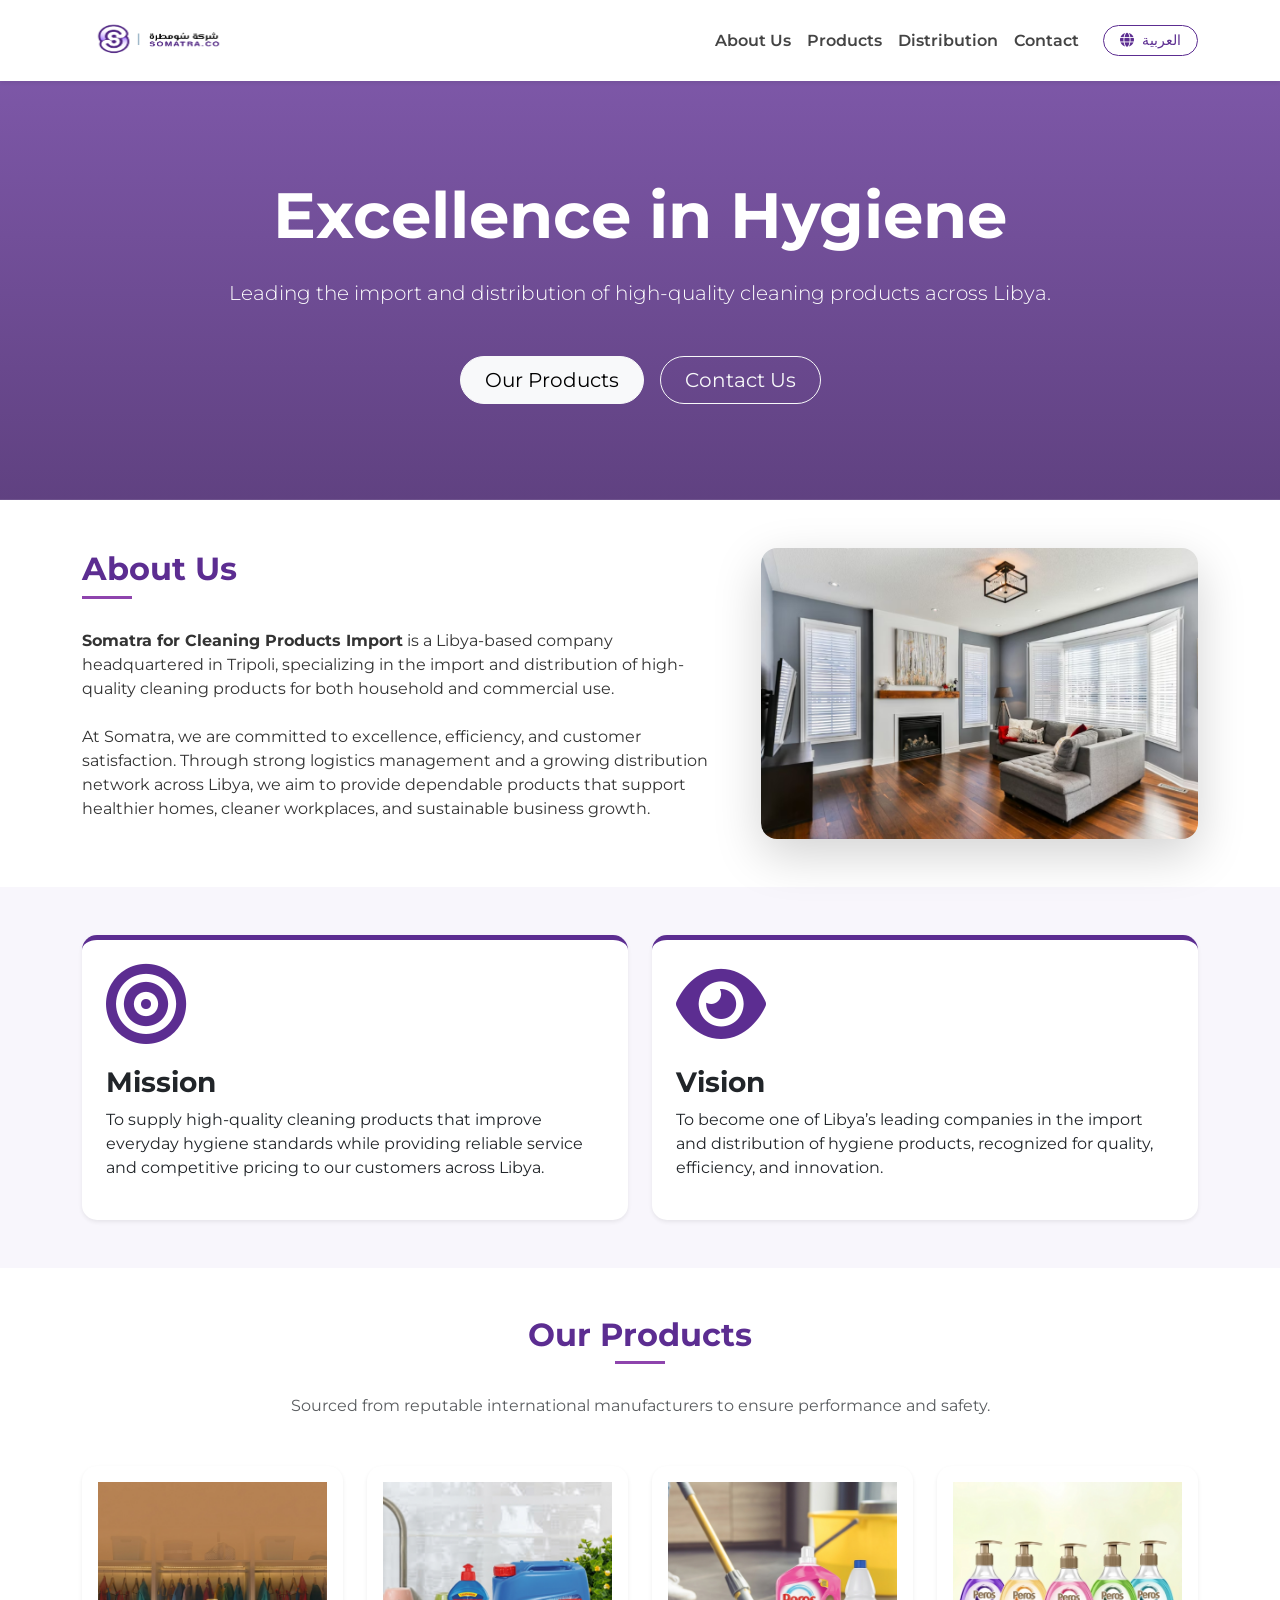
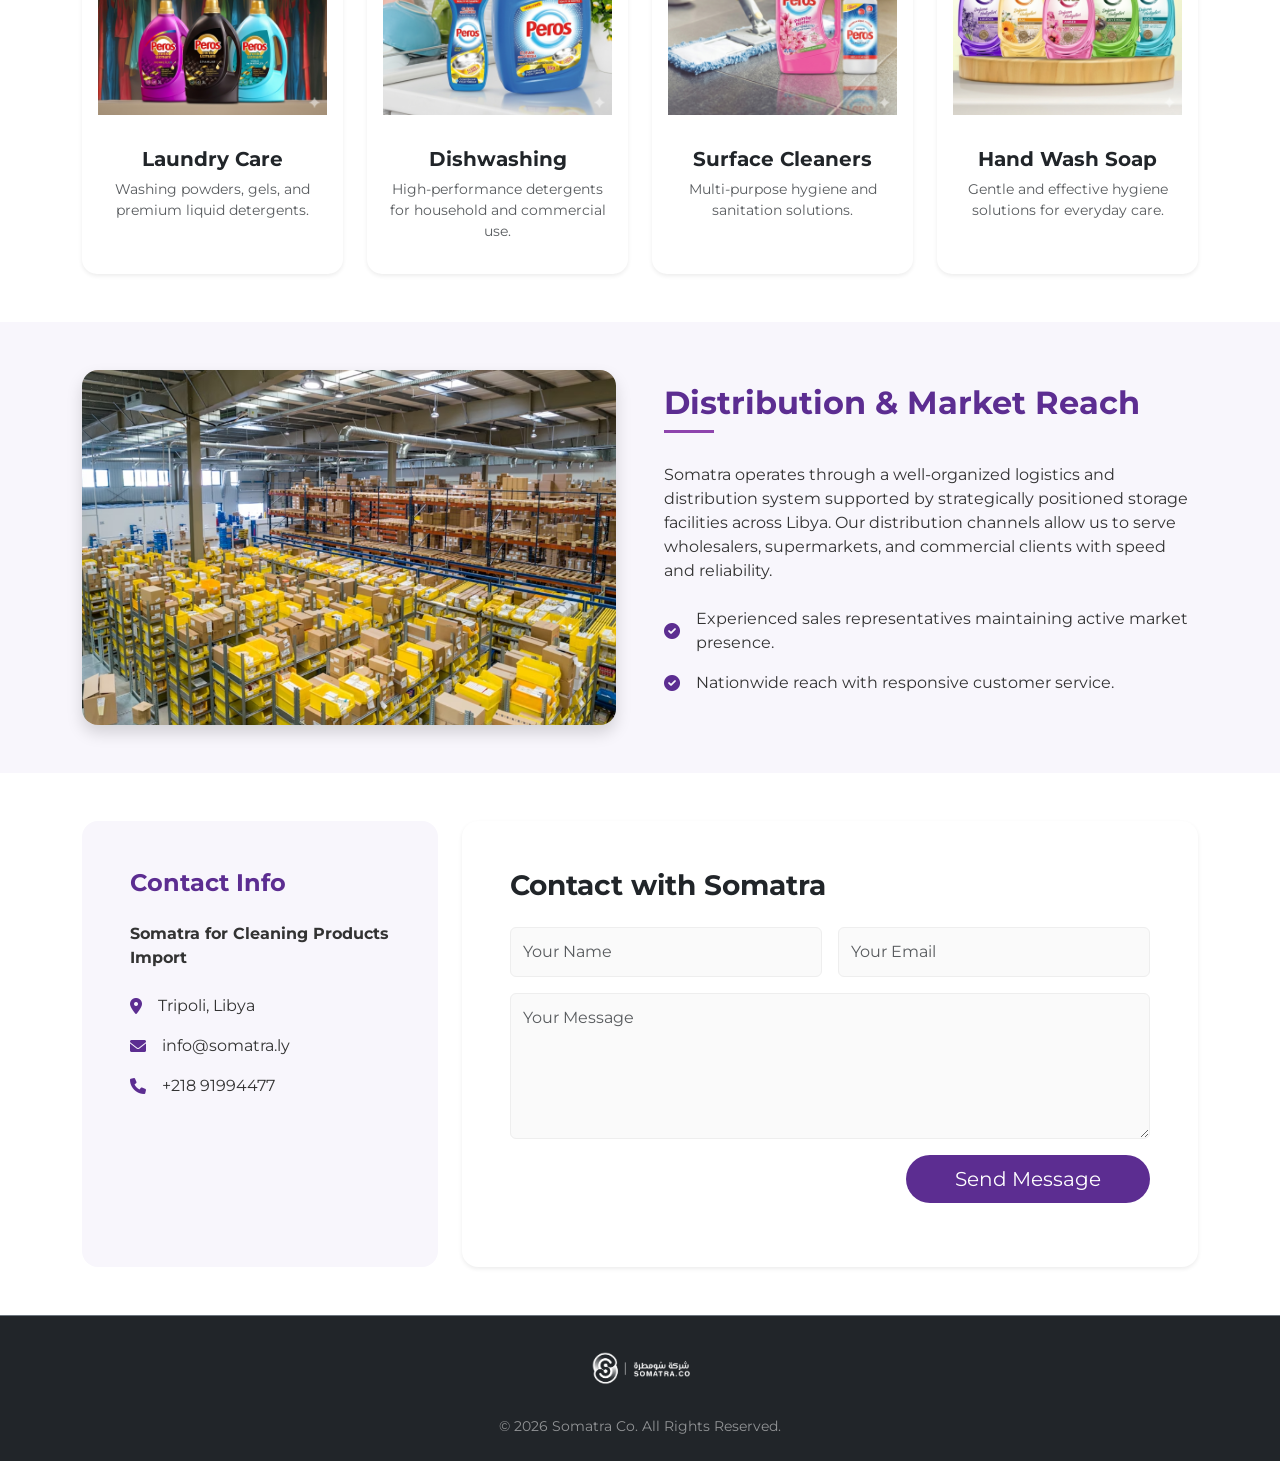
<file: index.html>
<!DOCTYPE html>
<html lang="en" dir="ltr">

<head>
    <meta charset="UTF-8">
    <meta name="viewport" content="width=device-width, initial-scale=1.0">
    <title>Somatra | Cleaning Products Import</title>

    <link rel="alternate" hreflang="ar" href="ar.html" />
    <link rel="alternate" hreflang="en" href="index.html" />

    <link href="https://cdn.jsdelivr.net/npm/bootstrap@5.3.0/dist/css/bootstrap.min.css" rel="stylesheet">
    <link href="https://fonts.googleapis.com/css2?family=Montserrat:wght@400;700&family=Noto+Kufi+Arabic:wght@400;700&display=swap" rel="stylesheet">
    <link rel="stylesheet" href="https://cdnjs.cloudflare.com/ajax/libs/font-awesome/6.0.0/css/all.min.css">
    <link rel="stylesheet" href="css/style.css">
</head>

<body>

    <nav class="navbar navbar-expand-lg sticky-top shadow-sm bg-white">
        <div class="container">
            <a class="navbar-brand" href="index.html">
                <img src="images/Logo_2.png" alt="Somatra Logo" height="65" width="150">
            </a>
            <button class="navbar-toggler" type="button" data-bs-toggle="collapse" data-bs-target="#navbarNav">
                <span class="navbar-toggler-icon"></span>
            </button>
            <div class="collapse navbar-collapse" id="navbarNav">
                <ul class="navbar-nav ms-auto align-items-center">
                    <li class="nav-item"><a class="nav-link" href="#about">About Us</a></li>
                    <li class="nav-item"><a class="nav-link" href="#products">Products</a></li>
                    <li class="nav-item"><a class="nav-link" href="#distribution">Distribution</a></li>
                    <li class="nav-item"><a class="nav-link" href="#contact">Contact</a></li>
                    <li class="nav-item ms-lg-3">
                        <a href="ar.html" class="btn btn-outline-purple btn-sm rounded-pill px-3">
                            <i class="fas fa-globe me-1"></i> العربية
                        </a>
                    </li>
                </ul>
            </div>
        </div>
    </nav>

    <header class="hero text-center py-5 bg-purple text-white">
        <div class="container py-5">
            <h1 class="display-3 fw-bold mb-4">Excellence in Hygiene</h1>
            <p class="lead mb-5">Leading the import and distribution of high-quality cleaning products across Libya.</p>
            <div class="d-flex justify-content-center gap-3">
                <a href="#products" class="btn btn-light btn-lg rounded-pill px-4">Our Products</a>
                <a href="#contact" class="btn btn-outline-light btn-lg rounded-pill px-4">Contact Us</a>
            </div>
        </div>
    </header>

    <section id="about" class="py-5">
        <div class="container">
            <div class="row align-items-center g-5">
                <div class="col-lg-7">
                    <h2 class="section-title text-start">About Us</h2>
                    <p class="mb-4"><strong>Somatra for Cleaning Products Import</strong> is a Libya-based company headquartered in Tripoli, specializing in the import and distribution of high-quality cleaning products for both household and commercial use.</p>
                    <p>At Somatra, we are committed to excellence, efficiency, and customer satisfaction. Through strong logistics management and a growing distribution network across Libya, we aim to provide dependable products that support healthier homes, cleaner workplaces, and sustainable business growth.</p>
                </div>
                <div class="col-lg-5">
                    <div class="about-img-wrapper shadow-lg rounded-4 overflow-hidden">
                        <img src="images/Pr_1.png" alt="Cleaning Solutions" class="img-fluid">
                    </div>
                </div>
            </div>
        </div>
    </section>

    <section class="py-5 bg-light-purple">
        <div class="container">
            <div class="row g-4">
                <div class="col-md-6">
                    <div class="card mission-card h-100 p-4 shadow-sm border-0 border-top-purple">
                        <div class="card-icon mb-3"><i class="fas fa-bullseye fa-2x text-purple"></i></div>
                        <h3 class="fw-bold">Mission</h3>
                        <p>To supply high-quality cleaning products that improve everyday hygiene standards while providing reliable service and competitive pricing to our customers across Libya.</p>
                    </div>
                </div>
                <div class="col-md-6">
                    <div class="card vision-card h-100 p-4 shadow-sm border-0 border-top-purple">
                        <div class="card-icon mb-3"><i class="fas fa-eye fa-2x text-purple"></i></div>
                        <h3 class="fw-bold">Vision</h3>
                        <p>To become one of Libya’s leading companies in the import and distribution of hygiene products, recognized for quality, efficiency, and innovation.</p>
                    </div>
                </div>
            </div>
        </div>
    </section>

    <section id="products" class="py-5">
        <div class="container text-center">
            <h2 class="section-title">Our Products</h2>
            <p class="mb-5 text-muted">Sourced from reputable international manufacturers to ensure performance and safety.</p>
            <div class="row g-4">
                <div class="col-lg-3 col-md-6">
                    <div class="card product-card h-100 border-0 shadow-sm">
                        <img src="images/Product_12.png" class="card-img-top p-3 rounded-4" alt="Laundry">
                        <div class="card-body">
                            <h5 class="fw-bold">Laundry Care</h5>
                            <p class="small text-muted">Washing powders, gels, and premium liquid detergents.</p>
                        </div>
                    </div>
                </div>
                <div class="col-lg-3 col-md-6">
                    <div class="card product-card h-100 border-0 shadow-sm">
                        <img src="images/Product_10.png" class="card-img-top p-3 rounded-4" alt="Dishwashing">
                        <div class="card-body">
                            <h5 class="fw-bold">Dishwashing</h5>
                            <p class="small text-muted">High-performance detergents for household and commercial use.</p>
                        </div>
                    </div>
                </div>
                <div class="col-lg-3 col-md-6">
                    <div class="card product-card h-100 border-0 shadow-sm">
                        <img src="images/Product_11.png" class="card-img-top p-3 rounded-4" alt="Surfaces">
                        <div class="card-body">
                            <h5 class="fw-bold">Surface Cleaners</h5>
                            <p class="small text-muted">Multi-purpose hygiene and sanitation solutions.</p>
                        </div>
                    </div>
                </div>
                <div class="col-lg-3 col-md-6">
                    <div class="card product-card h-100 border-0 shadow-sm">
                        <img src="images/Product_13.png" class="card-img-top p-3 rounded-4" alt="Hand Wash">
                        <div class="card-body">
                            <h5 class="fw-bold">Hand Wash Soap</h5>
                            <p class="small text-muted">Gentle and effective hygiene solutions for everyday care.</p>
                        </div>
                    </div>
                </div>
            </div>
        </div>
    </section>

    <section id="distribution" class="py-5 bg-light-purple">
        <div class="container">
            <div class="row g-5 align-items-center">
                <div class="col-lg-6 order-lg-2">
                    <h2 class="section-title text-start">Distribution & Market Reach</h2>
                    <p>Somatra operates through a well-organized logistics and distribution system supported by strategically positioned storage facilities across Libya. Our distribution channels allow us to serve wholesalers, supermarkets, and commercial clients with speed and reliability.</p>
                    <div class="mt-4">
                        <div class="d-flex align-items-center mb-3">
                            <i class="fas fa-check-circle text-purple me-3"></i>
                            <span>Experienced sales representatives maintaining active market presence.</span>
                        </div>
                        <div class="d-flex align-items-center mb-3">
                            <i class="fas fa-check-circle text-purple me-3"></i>
                            <span>Nationwide reach with responsive customer service.</span>
                        </div>
                    </div>
                </div>
                <div class="col-lg-6 order-lg-1">
                    <img src="images/pr_2.png" alt="Distribution" class="img-fluid rounded-4 shadow">
                </div>
            </div>
        </div>
    </section>

    <section id="contact" class="py-5">
        <div class="container">
            <div class="row g-4">
                <div class="col-lg-4">
                    <div class="bg-light-purple p-5 rounded-4 h-100">
                        <h4 class="fw-bold text-purple mb-4">Contact Info</h4>
                        <p class="mb-4"><strong>Somatra for Cleaning Products Import</strong></p>
                        <div class="mb-3 d-flex align-items-center">
                            <i class="fas fa-map-marker-alt text-purple me-3"></i>
                            <span>Tripoli, Libya</span>
                        </div>
                        <div class="mb-3 d-flex align-items-center">
                            <i class="fas fa-envelope text-purple me-3"></i>
                            <span>info@somatra.ly</span>
                        </div>
                        <div class="mb-3 d-flex align-items-center">
                            <i class="fas fa-phone text-purple me-3"></i>
                            <span>+218 91994477</span>
                        </div>
                    </div>
                </div>
                <div class="col-lg-8">
                    <div class="card p-4 p-md-5 shadow-sm border-0 rounded-4">
                        <h3 class="fw-bold mb-4">Contact with Somatra</h3>
                        <form id="contactForm" action="https://formspree.io/f/xqegeorp" method="POST">
                            <div class="row g-3">
                                <div class="col-md-6">
                                    <input type="text" name="name" class="form-control" placeholder="Your Name" required>
                                </div>
                                <div class="col-md-6">
                                    <input type="email" name="_replyto" class="form-control" placeholder="Your Email" required>
                                </div>
                                <div class="col-12">
                                    <textarea name="message" class="form-control" rows="5" placeholder="Your Message" required></textarea>
                                </div>
                                <input type="hidden" name="_subject" value="New Message from Somatra Website">
                                <div class="col-12 text-end">
                                    <button type="submit" id="submitBtn" class="btn btn-purple btn-lg px-5 rounded-pill">Send Message</button>
                                </div>
                            </div>
                            <div id="formStatus" class="mt-3 text-center"></div>
                        </form>
                    </div>
                </div>
            </div>
        </div>
    </section>

    <footer class="py-4 bg-dark text-white border-top border-secondary">
        <div class="container text-center">
            <img src="images/Logo_2.png" alt="Logo" class="mb-3" style="max-height: 60px; filter: brightness(0) invert(1);">
            <p class="small mb-0 opacity-50">&copy; <span id="year"></span> Somatra Co. All Rights Reserved.</p>
        </div>
    </footer>

    <script src="https://cdn.jsdelivr.net/npm/bootstrap@5.3.0/dist/js/bootstrap.bundle.min.js"></script>
    <script src="js/script.js"></script>
</body>
</html>
</file>
<file: css/style.css>
:root {
    --primary-purple: #5c2d91;
    --dark-purple: #44206b;
    --light-purple: #f8f6fc;
    --accent-color: #8e44ad;
}

body {
    font-family: 'Montserrat', sans-serif;
    color: #333;
    overflow-x: hidden;
}

[dir="rtl"] .text-start {
    text-align: right !important;
}

[dir="rtl"] .ms-auto {
    margin-right: auto !important;
    margin-left: 0 !important;
}

[dir="rtl"] .me-3 {
    margin-left: 1rem !important;
    margin-right: 0 !important;
}


.section-title {
    color: var(--primary-purple);
    font-weight: 700;
    margin-bottom: 40px;
    position: relative;
    text-align: center;
}

.section-title::after {
    content: '';
    width: 50px;
    height: 3px;
    background: var(--accent-color);
    position: absolute;
    bottom: -10px;
    left: 50%;
    transform: translateX(-50%);
}

.section-title.text-start::after {
    left: 25px;
}


.text-purple {
    color: var(--primary-purple);
}

.bg-light-purple {
    background-color: var(--light-purple);
}

.btn-purple {
    background-color: var(--primary-purple);
    color: white;
}

.btn-purple:hover {
    background-color: var(--dark-purple);
    color: white;
}

.btn-outline-purple {
    border-color: var(--primary-purple);
    color: var(--primary-purple);
}

.btn-outline-purple:hover {
    background-color: var(--primary-purple);
    color: white;
}



.navbar {
    background: white;
    box-shadow: 0 4px 12px rgba(0, 0, 0, 0.05);
}

.navbar-brand img {
    max-height: 55px;
}

.nav-link {
    font-weight: 600;
    color: #444 !important;
    transition: 0.3s;
}

.nav-link:hover {
    color: var(--primary-purple) !important;
}



.hero {
    background: linear-gradient(rgba(92, 45, 145, 0.8), rgba(68, 32, 107, 0.85)),
        url('https://images.unsplash.com/photo-1551446591-142875a901a1?auto=format&fit=crop&w=1600');
    background-size: cover;
    background-position: center;
    color: white;
    padding: 160px 0;

}


.card {
    transition: 0.4s;
    border-radius: 15px;
}

.product-card:hover {
    transform: translateY(-8px);
    box-shadow: 0 10px 25px rgba(0, 0, 0, 0.1);
}

.card-icon {
    font-size: 2.5rem;
    color: var(--primary-purple);
    margin-bottom: 15px;
}

.border-top-purple {
    border-top: 5px solid var(--primary-purple) !important;
}


.value-item i {
    font-size: 2rem;
    color: var(--primary-purple);
    margin-bottom: 10px;
}

.value-item p {
    font-weight: 600;
    font-size: 0.9rem;
}


.form-control {
    padding: 12px;
    border: 1px solid #eee;
    background: #fafafa;
}

.form-control:focus {
    box-shadow: 0 0 0 0.2rem rgba(92, 45, 145, 0.15);
    border-color: var(--primary-purple);
}

.invert-logo {
    filter: brightness(0) invert(1);
    opacity: 0.7;
}
</file>
